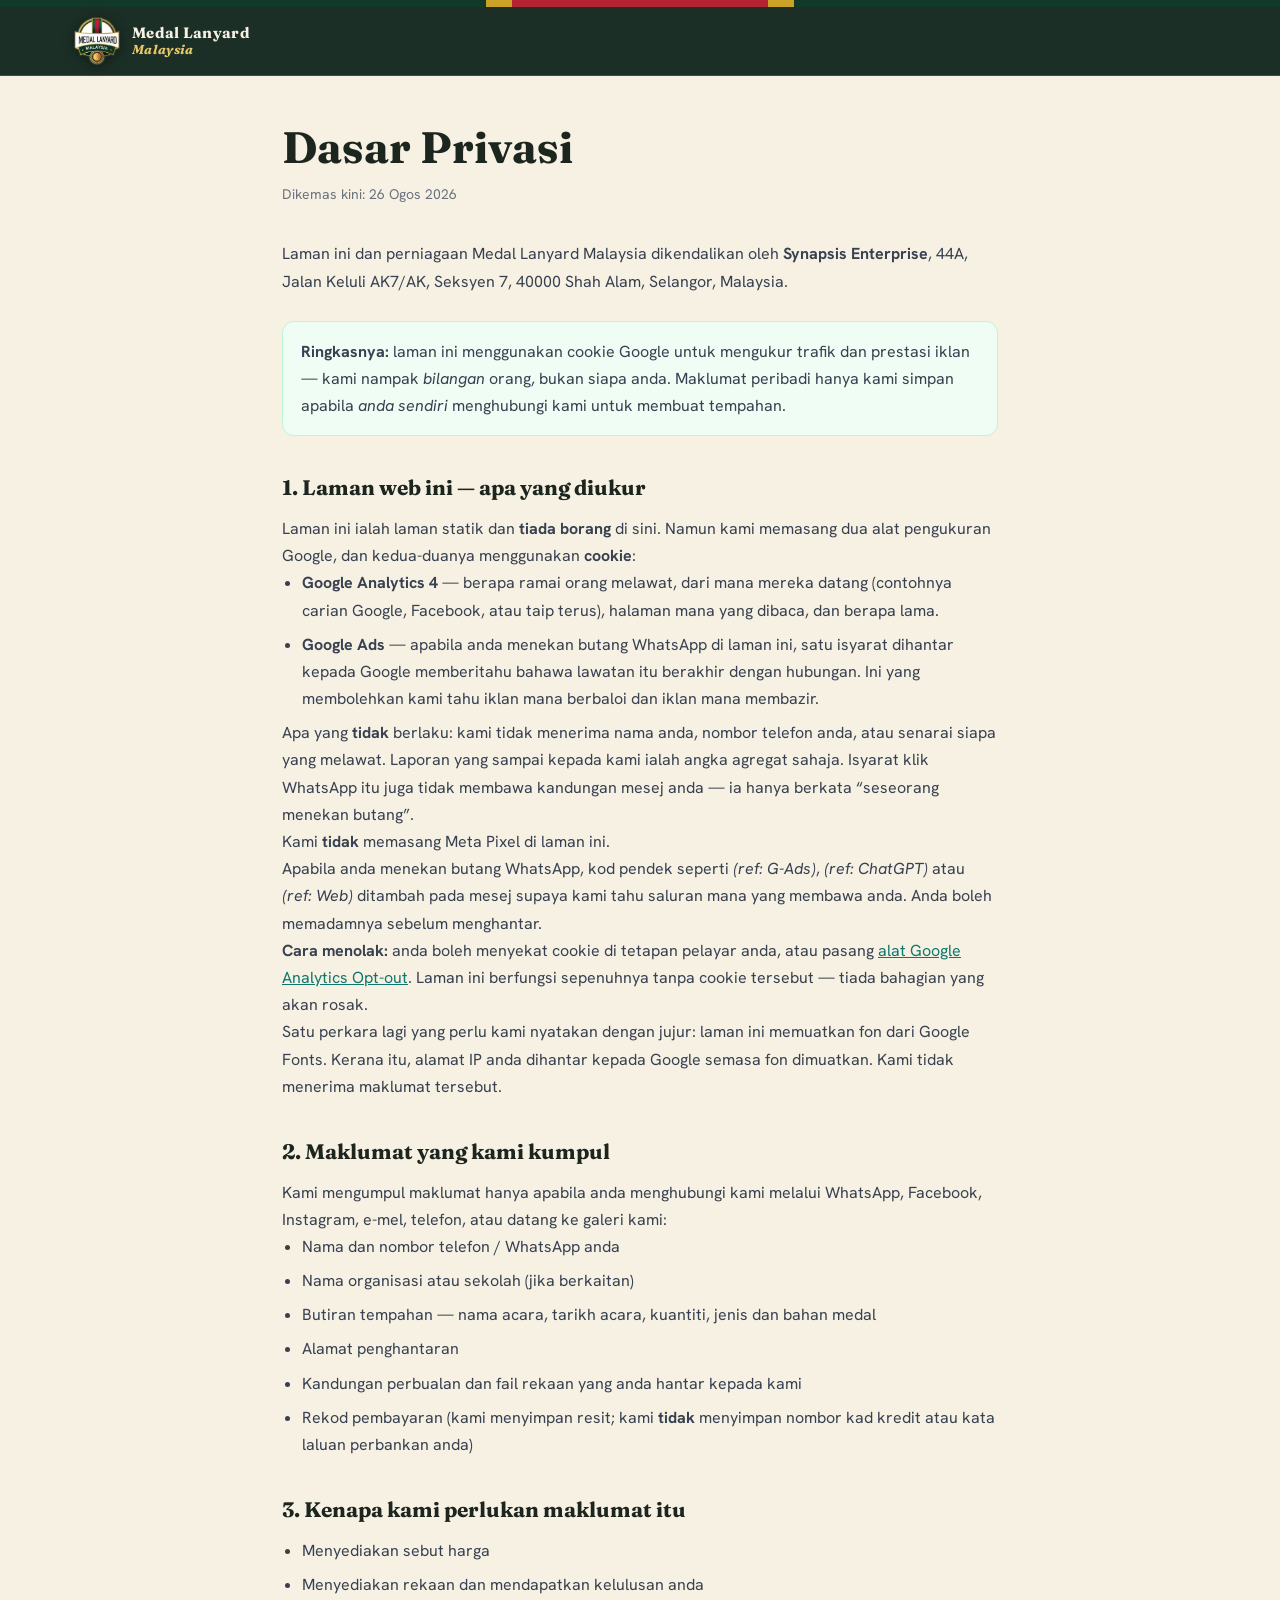
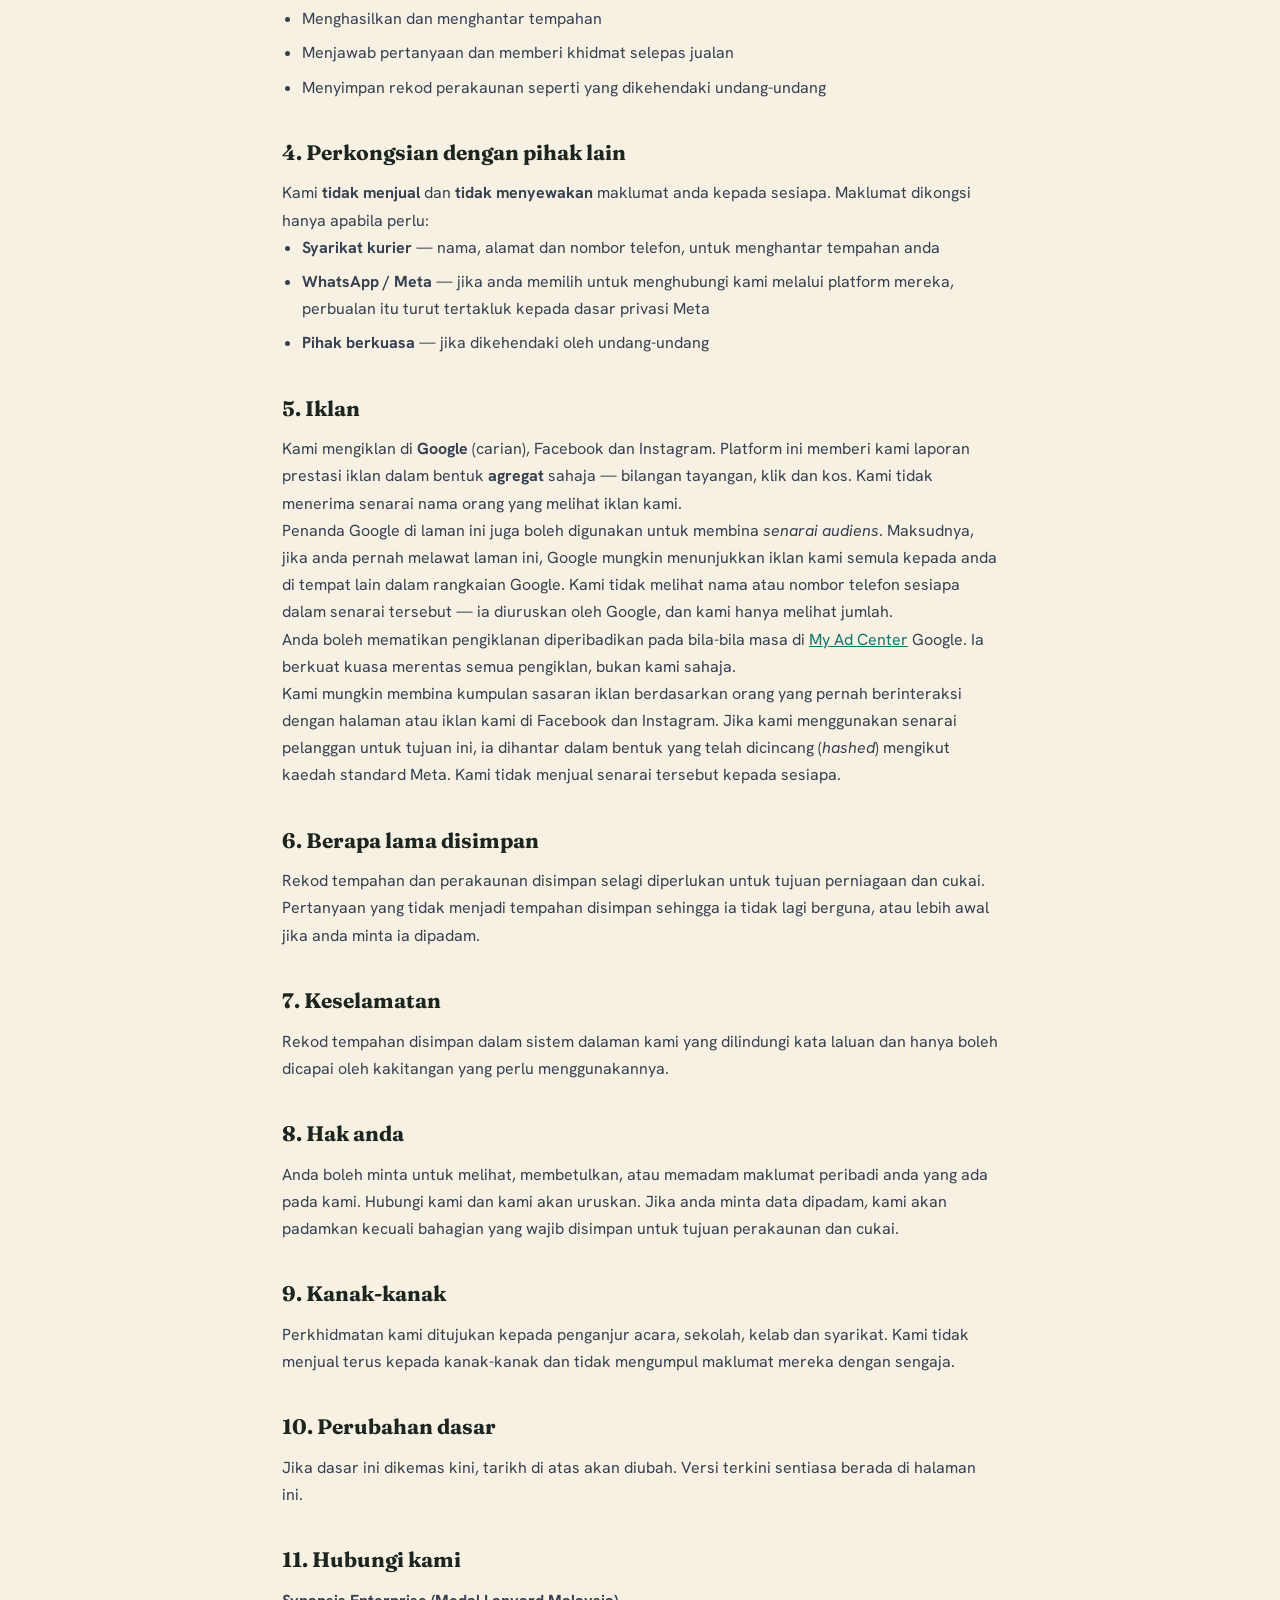
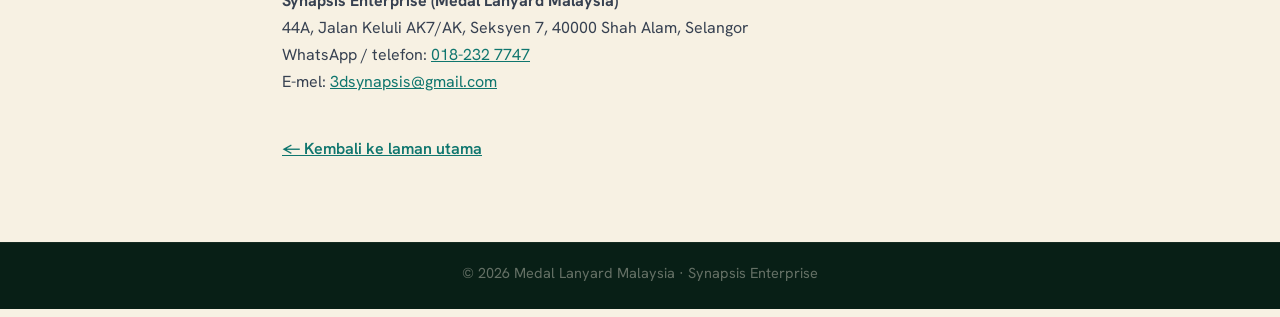
<file: privasi.html>
<!DOCTYPE html>
<html lang="ms">
<head>
<meta charset="UTF-8">
<meta name="viewport" content="width=device-width, initial-scale=1.0">
<title>Dasar Privasi — Medal Lanyard Malaysia</title>
<meta name="description" content="Dasar privasi Medal Lanyard Malaysia (Synapsis Enterprise) — maklumat apa yang kami kumpul, kenapa, dan cara anda minta ia dipadam.">
<meta name="robots" content="index,follow">
<link rel="icon" type="image/png" href="assets/logo.png">
<link rel="preconnect" href="https://fonts.googleapis.com">
<link rel="preconnect" href="https://fonts.gstatic.com" crossorigin>
<link href="https://fonts.googleapis.com/css2?family=Fraunces:ital,opsz,wght@0,9..144,400..900&family=Hanken+Grotesk:ital,wght@0,400..800&display=swap" rel="stylesheet">
<link rel="stylesheet" href="css/style.css?v=2610051541">
<!-- Google tag (gtag.js) — Google Ads + Google Analytics 4 -->
<script async src="https://www.googletagmanager.com/gtag/js?id=AW-939345913"></script>
<script>
  window.dataLayer = window.dataLayer || [];
  function gtag(){dataLayer.push(arguments);}
  gtag('js', new Date());
  gtag('config', 'AW-939345913');   /* Google Ads — conversion klik WhatsApp */
  gtag('config', 'G-KM319D48QV');   /* GA4 — trafik & tingkah laku laman */
</script>
<style>
  .doc { max-width: 760px; margin: 0 auto; padding: 46px 22px 80px; }
  .doc h1 { font-family: Fraunces, Georgia, serif; font-size: clamp(30px, 5vw, 44px);
            line-height: 1.15; margin: 0 0 10px; }
  .doc .kemas { color: #6b7280; font-size: 14px; margin: 0 0 34px; }
  .doc h2 { font-family: Fraunces, Georgia, serif; font-size: 21px;
            margin: 34px 0 10px; }
  .doc p, .doc li { line-height: 1.7; color: #374151; }
  .doc ul { padding-left: 20px; }
  .doc li { margin-bottom: 7px; }
  .doc a { color: #0f766e; }
  .doc .kotak { background: #f0fdf4; border: 1px solid #bbf7d0; border-radius: 12px;
                padding: 16px 18px; margin: 26px 0; }
  .doc .balik { display: inline-block; margin-top: 40px; font-weight: 600; }
</style>
</head>
<body>

<div class="riben-atas" aria-hidden="true"></div>

<header class="topbar">
  <div class="wrap topbar-in">
    <a class="jenama" href="index.html">
      <img src="assets/logo.png" alt="Logo Medal Lanyard Malaysia" width="46" height="48">
      <span class="jenama-teks">Medal Lanyard<br><em>Malaysia</em></span>
    </a>
  </div>
</header>

<main class="doc">
  <h1>Dasar Privasi</h1>
  <p class="kemas">Dikemas kini: 26 Ogos 2026</p>

  <p>Laman ini dan perniagaan Medal Lanyard Malaysia dikendalikan oleh
     <strong>Synapsis Enterprise</strong>, 44A, Jalan Keluli AK7/AK, Seksyen 7,
     40000 Shah Alam, Selangor, Malaysia.</p>

  <div class="kotak">
    <p style="margin:0"><strong>Ringkasnya:</strong> laman ini menggunakan cookie
    Google untuk mengukur trafik dan prestasi iklan &mdash; kami nampak
    <em>bilangan</em> orang, bukan siapa anda. Maklumat peribadi hanya kami simpan
    apabila <em>anda sendiri</em> menghubungi kami untuk membuat tempahan.</p>
  </div>

  <h2>1. Laman web ini &mdash; apa yang diukur</h2>
  <p>Laman ini ialah laman statik dan <strong>tiada borang</strong> di sini. Namun
     kami memasang dua alat pengukuran Google, dan kedua-duanya menggunakan
     <strong>cookie</strong>:</p>
  <ul>
    <li><strong>Google Analytics 4</strong> &mdash; berapa ramai orang melawat, dari
        mana mereka datang (contohnya carian Google, Facebook, atau taip terus),
        halaman mana yang dibaca, dan berapa lama.</li>
    <li><strong>Google Ads</strong> &mdash; apabila anda menekan butang WhatsApp di
        laman ini, satu isyarat dihantar kepada Google memberitahu bahawa lawatan
        itu berakhir dengan hubungan. Ini yang membolehkan kami tahu iklan mana
        berbaloi dan iklan mana membazir.</li>
  </ul>
  <p>Apa yang <strong>tidak</strong> berlaku: kami tidak menerima nama anda, nombor
     telefon anda, atau senarai siapa yang melawat. Laporan yang sampai kepada kami
     ialah angka agregat sahaja. Isyarat klik WhatsApp itu juga tidak membawa
     kandungan mesej anda &mdash; ia hanya berkata &ldquo;seseorang menekan
     butang&rdquo;.</p>
  <p>Kami <strong>tidak</strong> memasang Meta Pixel di laman ini.</p>
  <p>Apabila anda menekan butang WhatsApp, kod pendek seperti <em>(ref: G-Ads)</em>,
     <em>(ref: ChatGPT)</em> atau <em>(ref: Web)</em> ditambah pada mesej supaya kami
     tahu saluran mana yang membawa anda. Anda boleh memadamnya sebelum menghantar.</p>
  <p><strong>Cara menolak:</strong> anda boleh menyekat cookie di tetapan pelayar
     anda, atau pasang
     <a href="https://tools.google.com/dlpage/gaoptout" target="_blank" rel="noopener">alat
     Google Analytics Opt-out</a>. Laman ini berfungsi sepenuhnya tanpa cookie
     tersebut &mdash; tiada bahagian yang akan rosak.</p>
  <p>Satu perkara lagi yang perlu kami nyatakan dengan jujur: laman ini memuatkan
     fon dari Google Fonts. Kerana itu, alamat IP anda dihantar kepada Google
     semasa fon dimuatkan. Kami tidak menerima maklumat tersebut.</p>

  <h2>2. Maklumat yang kami kumpul</h2>
  <p>Kami mengumpul maklumat hanya apabila anda menghubungi kami melalui WhatsApp,
     Facebook, Instagram, e-mel, telefon, atau datang ke galeri kami:</p>
  <ul>
    <li>Nama dan nombor telefon / WhatsApp anda</li>
    <li>Nama organisasi atau sekolah (jika berkaitan)</li>
    <li>Butiran tempahan — nama acara, tarikh acara, kuantiti, jenis dan bahan medal</li>
    <li>Alamat penghantaran</li>
    <li>Kandungan perbualan dan fail rekaan yang anda hantar kepada kami</li>
    <li>Rekod pembayaran (kami menyimpan resit; kami <strong>tidak</strong> menyimpan
        nombor kad kredit atau kata laluan perbankan anda)</li>
  </ul>

  <h2>3. Kenapa kami perlukan maklumat itu</h2>
  <ul>
    <li>Menyediakan sebut harga</li>
    <li>Menyediakan rekaan dan mendapatkan kelulusan anda</li>
    <li>Menghasilkan dan menghantar tempahan</li>
    <li>Menjawab pertanyaan dan memberi khidmat selepas jualan</li>
    <li>Menyimpan rekod perakaunan seperti yang dikehendaki undang-undang</li>
  </ul>

  <h2>4. Perkongsian dengan pihak lain</h2>
  <p>Kami <strong>tidak menjual</strong> dan <strong>tidak menyewakan</strong>
     maklumat anda kepada sesiapa. Maklumat dikongsi hanya apabila perlu:</p>
  <ul>
    <li><strong>Syarikat kurier</strong> — nama, alamat dan nombor telefon, untuk
        menghantar tempahan anda</li>
    <li><strong>WhatsApp / Meta</strong> — jika anda memilih untuk menghubungi kami
        melalui platform mereka, perbualan itu turut tertakluk kepada dasar privasi
        Meta</li>
    <li><strong>Pihak berkuasa</strong> — jika dikehendaki oleh undang-undang</li>
  </ul>

  <h2>5. Iklan</h2>
  <p>Kami mengiklan di <strong>Google</strong> (carian), Facebook dan Instagram.
     Platform ini memberi kami laporan prestasi iklan dalam bentuk
     <strong>agregat</strong> sahaja — bilangan tayangan, klik dan
     kos. Kami tidak menerima senarai nama orang yang melihat iklan kami.</p>
  <p>Penanda Google di laman ini juga boleh digunakan untuk membina
     <em>senarai audiens</em>. Maksudnya, jika anda pernah melawat laman ini, Google
     mungkin menunjukkan iklan kami semula kepada anda di tempat lain dalam rangkaian
     Google. Kami tidak melihat nama atau nombor telefon sesiapa dalam senarai
     tersebut &mdash; ia diuruskan oleh Google, dan kami hanya melihat jumlah.</p>
  <p>Anda boleh mematikan pengiklanan diperibadikan pada bila-bila masa di
     <a href="https://myadcenter.google.com/" target="_blank" rel="noopener">My Ad
     Center</a> Google. Ia berkuat kuasa merentas semua pengiklan, bukan kami
     sahaja.</p>
  <p>Kami mungkin membina kumpulan sasaran iklan berdasarkan orang yang pernah
     berinteraksi dengan halaman atau iklan kami di Facebook dan Instagram. Jika kami menggunakan senarai
     pelanggan untuk tujuan ini, ia dihantar dalam bentuk yang telah dicincang
     (<em>hashed</em>) mengikut kaedah standard Meta. Kami tidak menjual senarai
     tersebut kepada sesiapa.</p>

  <h2>6. Berapa lama disimpan</h2>
  <p>Rekod tempahan dan perakaunan disimpan selagi diperlukan untuk tujuan
     perniagaan dan cukai. Pertanyaan yang tidak menjadi tempahan disimpan sehingga
     ia tidak lagi berguna, atau lebih awal jika anda minta ia dipadam.</p>

  <h2>7. Keselamatan</h2>
  <p>Rekod tempahan disimpan dalam sistem dalaman kami yang dilindungi kata laluan
     dan hanya boleh dicapai oleh kakitangan yang perlu menggunakannya.</p>

  <h2>8. Hak anda</h2>
  <p>Anda boleh minta untuk melihat, membetulkan, atau memadam maklumat peribadi
     anda yang ada pada kami. Hubungi kami dan kami akan uruskan. Jika anda minta
     data dipadam, kami akan padamkan kecuali bahagian yang wajib disimpan untuk
     tujuan perakaunan dan cukai.</p>

  <h2>9. Kanak-kanak</h2>
  <p>Perkhidmatan kami ditujukan kepada penganjur acara, sekolah, kelab dan syarikat.
     Kami tidak menjual terus kepada kanak-kanak dan tidak mengumpul maklumat mereka
     dengan sengaja.</p>

  <h2>10. Perubahan dasar</h2>
  <p>Jika dasar ini dikemas kini, tarikh di atas akan diubah. Versi terkini
     sentiasa berada di halaman ini.</p>

  <h2>11. Hubungi kami</h2>
  <p>
    <strong>Synapsis Enterprise (Medal Lanyard Malaysia)</strong><br>
    44A, Jalan Keluli AK7/AK, Seksyen 7, 40000 Shah Alam, Selangor<br>
    WhatsApp / telefon:
    <a href="https://wa.me/60182327747" target="_blank" rel="noopener">018-232 7747</a><br>
    E-mel: <a href="mailto:3dsynapsis@gmail.com">3dsynapsis@gmail.com</a>
  </p>

  <a class="balik" href="index.html">← Kembali ke laman utama</a>
</main>

<footer class="kaki">
  <p class="kaki-cc">© 2026 Medal Lanyard Malaysia · Synapsis Enterprise</p>
</footer>

</body>
</html>
</file>
<file: css/style.css>
/* ═══════════════════════════════════════════════════════════════
   Medal Lanyard Malaysia — "Dewan Kejohanan"
   Palet dari logo: emerald gelap · emas · krim · merah riben
   Font: Fraunces (display) + Hanken Grotesk (badan)
   ═══════════════════════════════════════════════════════════════ */

:root {
  --emerald-9: #081f16;
  --emerald-8: #0c2a1e;
  --emerald-7: #113828;
  --emerald-6: #1a4a35;
  --emas-1: #f3e3ab;
  --emas-2: #e8c96a;
  --emas-3: #c9a227;
  --emas-4: #9a7a1a;
  --krim: #f7f1e3;
  --krim-2: #efe6d0;
  --merah: #b32432;
  --dakwat: #1d251f;
  --dakwat-2: #4c584f;
  --wa: #1faa53;
  --wa-gelap: #128C7E;
  --font-d: "Fraunces", Georgia, serif;
  --font-b: "Hanken Grotesk", "Segoe UI", Arial, sans-serif;
  --bayang: 0 22px 50px -18px rgba(8, 31, 22, .45);
}

* { margin: 0; padding: 0; box-sizing: border-box; }
html { scroll-behavior: smooth; }
body {
  font-family: var(--font-b);
  color: var(--dakwat);
  background: var(--krim);
  line-height: 1.65;
  -webkit-font-smoothing: antialiased;
  overflow-x: hidden;
}
img { max-width: 100%; display: block; }
a { color: inherit; }

.wrap { max-width: 1180px; margin: 0 auto; padding: 0 24px; }
.wrap-sempit { max-width: 780px; }
.tengah { text-align: center; }

/* ── Jalur riben logo (hijau-merah-hijau) ── */
.riben-atas {
  height: 7px;
  background: linear-gradient(90deg,
    var(--emerald-7) 0 38%, var(--emas-3) 38% 40%,
    var(--merah) 40% 60%, var(--emas-3) 60% 62%,
    var(--emerald-7) 62% 100%);
}

/* ═══ TOPBAR ═══ */
.topbar {
  position: sticky; top: 0; z-index: 60;
  background: rgba(8, 31, 22, .92);
  backdrop-filter: blur(10px);
  border-bottom: 1px solid rgba(201, 162, 39, .25);
}
.topbar-in { display: flex; align-items: center; gap: 28px; padding: 10px 24px; }
.jenama { display: flex; align-items: center; gap: 12px; text-decoration: none; }
.jenama img { filter: drop-shadow(0 2px 6px rgba(0,0,0,.4)); }
.jenama-teks {
  font-family: var(--font-d); font-weight: 700; font-size: 15px;
  line-height: 1.1; color: var(--krim); letter-spacing: .02em;
}
.jenama-teks em { font-style: italic; color: var(--emas-2); font-size: 13px; }
.nav-utama { display: flex; gap: 26px; margin-left: auto; }
.nav-utama a {
  color: var(--krim); text-decoration: none; font-size: 14.5px; font-weight: 600;
  letter-spacing: .03em; opacity: .85; transition: .2s;
  padding: 4px 0; border-bottom: 2px solid transparent;
}
.nav-utama a:hover { opacity: 1; border-bottom-color: var(--emas-2); }

/* ═══ BUTANG ═══ */
.btn {
  display: inline-flex; align-items: center; gap: 10px;
  font-family: var(--font-b); font-weight: 700; font-size: 16px;
  padding: 15px 28px; border-radius: 999px; text-decoration: none;
  transition: transform .18s, box-shadow .18s, background .18s;
  border: none; cursor: pointer; letter-spacing: .01em;
}
.btn:hover { transform: translateY(-2px); }
.btn-kecil { padding: 9px 18px; font-size: 14px; }
.btn-wa {
  background: var(--wa); color: #fff;
  box-shadow: 0 10px 24px -8px rgba(31, 170, 83, .55);
}
.btn-wa:hover { background: #1c9a4b; box-shadow: 0 14px 30px -8px rgba(31,170,83,.65); }
.ikon-wa { width: 21px; height: 21px; fill: currentColor; flex: none; }
.btn-garis {
  background: transparent; color: var(--krim);
  border: 1.5px solid rgba(247, 241, 227, .5);
}
.btn-garis:hover { border-color: var(--emas-2); color: var(--emas-1); }
.btn-emas {
  background: linear-gradient(135deg, var(--emas-2), var(--emas-3) 60%, var(--emas-4));
  color: var(--emerald-9);
  box-shadow: 0 10px 24px -8px rgba(201, 162, 39, .6);
}
.btn-emas:hover { box-shadow: 0 14px 32px -8px rgba(201, 162, 39, .75); }
.btn-garis-emas {
  background: transparent; color: var(--emas-1);
  border: 1.5px solid rgba(232, 201, 106, .55);
}
.btn-garis-emas:hover { border-color: var(--emas-2); background: rgba(232,201,106,.08); }

/* ═══ TIPOGRAFI SEKSYEN ═══ */
.eyebrow {
  font-size: 12.5px; font-weight: 800; letter-spacing: .22em;
  text-transform: uppercase; color: var(--emerald-6); margin-bottom: 14px;
}
.emas-teks { color: var(--emas-2); }
.tajuk-seksyen {
  font-family: var(--font-d); font-weight: 650;
  font-size: clamp(30px, 4.4vw, 46px); line-height: 1.12;
  letter-spacing: -.01em; margin-bottom: 18px;
  font-variation-settings: "opsz" 90;
}
.tajuk-seksyen em { font-style: italic; }
.putih { color: var(--krim); }
.emas {
  background: linear-gradient(100deg, var(--emas-1), var(--emas-2) 45%, var(--emas-3));
  -webkit-background-clip: text; background-clip: text; color: transparent;
}
.sub-seksyen {
  font-size: 17.5px; color: var(--dakwat-2);
  max-width: 640px; margin: 0 auto 40px;
}
.gelap .sub-seksyen { color: rgba(247, 241, 227, .72); }

.seksyen { padding: 96px 0; position: relative; }
.krim { background: var(--krim); }
.krim:nth-of-type(odd) { background: var(--krim); }
.gelap {
  background:
    radial-gradient(1100px 500px at 80% -10%, rgba(26, 74, 53, .55), transparent 60%),
    radial-gradient(900px 600px at 8% 110%, rgba(201, 162, 39, .10), transparent 55%),
    var(--emerald-9);
  color: var(--krim);
}
/* butiran halus atas seksyen gelap */
.gelap::before {
  content: ""; position: absolute; inset: 0; pointer-events: none; opacity: .5;
  background-image: radial-gradient(rgba(232, 201, 106, .07) 1px, transparent 1.4px);
  background-size: 26px 26px;
  mask-image: linear-gradient(180deg, transparent, #000 18%, #000 82%, transparent);
}
.gelap .wrap { position: relative; }

/* ═══ HERO ═══ */
.hero {
  position: relative; overflow: hidden;
  background:
    radial-gradient(1200px 640px at 75% 0%, rgba(26, 74, 53, .8), transparent 62%),
    radial-gradient(800px 500px at -5% 90%, rgba(179, 36, 50, .14), transparent 55%),
    linear-gradient(175deg, var(--emerald-8), var(--emerald-9) 70%);
  color: var(--krim);
  padding: 84px 0 96px;
}
.hero-latar {
  position: absolute; inset: 0; pointer-events: none; opacity: .55;
  background-image: radial-gradient(rgba(232, 201, 106, .09) 1px, transparent 1.4px);
  background-size: 28px 28px;
  mask-image: radial-gradient(900px 600px at 30% 40%, #000, transparent 75%);
}
.hero-grid {
  position: relative; display: grid;
  grid-template-columns: 1.15fr .85fr; gap: 56px; align-items: center;
}
.hero .eyebrow { color: var(--emas-2); }
.hero h1 {
  font-family: var(--font-d); font-weight: 620;
  font-size: clamp(34px, 5vw, 58px); line-height: 1.08;
  letter-spacing: -.015em; margin-bottom: 22px;
  font-variation-settings: "opsz" 120;
}
.hero-sub {
  font-size: 18.5px; color: rgba(247, 241, 227, .78);
  max-width: 520px; margin-bottom: 34px;
}
.hero-cta { display: flex; flex-wrap: wrap; gap: 14px; margin-bottom: 34px; }
.hero-chip { display: flex; flex-wrap: wrap; gap: 10px 22px; list-style: none; }
.hero-chip li {
  font-size: 14.5px; font-weight: 650; color: var(--emas-1);
  letter-spacing: .02em;
}
/* Emoji bendera 🇲🇾 dipapar sebagai teks "MY" di Windows — guna SVG sendiri. */
.bendera {
  width: 22px; height: auto; display: inline-block; vertical-align: -3px;
  border-radius: 2.5px; box-shadow: 0 0 0 1px rgba(0, 0, 0, .18);
}
.bendera-besar { width: 44px; vertical-align: baseline; border-radius: 4px; }
.hero-foto { position: relative; }
.hero-foto .hero-utama {
  border-radius: 18px;
  border: 1px solid rgba(232, 201, 106, .35);
  box-shadow: 0 34px 70px -24px rgba(0, 0, 0, .65);
  transform: rotate(1.4deg);
  height: auto;
}
.hero-lencana {
  position: absolute; top: -14px; right: -14px;
  width: 108px; height: auto; z-index: 2;
  filter: drop-shadow(0 8px 20px rgba(0,0,0,.5));
  transform: rotate(-6deg);
}
.hero-foto figcaption {
  margin-top: 14px; font-size: 13.5px; text-align: center;
  color: rgba(247, 241, 227, .55); font-style: italic;
  font-family: var(--font-d);
}

/* animasi masuk hero */
.muncul { opacity: 0; transform: translateY(22px); animation: naik .8s cubic-bezier(.2,.7,.2,1) forwards; }
.t1 { animation-delay: .08s; } .t2 { animation-delay: .18s; }
.t3 { animation-delay: .3s; }  .t4 { animation-delay: .42s; }
@keyframes naik { to { opacity: 1; transform: none; } }

/* reveal semasa skrol */
.reveal { opacity: 0; transform: translateY(26px); transition: opacity .7s ease, transform .7s cubic-bezier(.2,.7,.2,1); }
.reveal.in { opacity: 1; transform: none; }

/* ═══ KAD KENAPA ═══ */
.kad-grid {
  display: grid; grid-template-columns: repeat(4, 1fr); gap: 22px; margin-top: 46px;
}
.kad {
  background: #fffdf7; border-radius: 16px; padding: 30px 26px 28px;
  border: 1px solid rgba(201, 162, 39, .3);
  border-top: 4px solid var(--emas-3);
  box-shadow: 0 14px 34px -20px rgba(8, 31, 22, .35);
  position: relative; transition: transform .22s, box-shadow .22s;
}
.kad:hover { transform: translateY(-6px); box-shadow: var(--bayang); }
.kad-no {
  position: absolute; top: 16px; right: 20px;
  font-family: var(--font-d); font-style: italic; font-size: 30px;
  color: rgba(201, 162, 39, .35); font-weight: 600;
}
.kad-ikon { font-size: 34px; margin-bottom: 14px; }
.kad h3 {
  font-family: var(--font-d); font-size: 20.5px; font-weight: 680;
  line-height: 1.25; margin-bottom: 10px; color: var(--emerald-8);
}
.kad p { font-size: 15px; color: var(--dakwat-2); }
/* kad berselang naik-turun sikit — elak grid nampak kaku */
@media (min-width: 981px) {
  .kad:nth-child(even) { transform: translateY(16px); }
  .kad:nth-child(even):hover { transform: translateY(10px); }
}

/* ═══ BANDING (jadual VS — design mockup Boss 20/08/2026) ═══ */
.banding2 {
  position: relative; margin-top: 52px;
  background: linear-gradient(175deg, #0a2016, #06160f 70%);
  border: 1px solid rgba(232, 201, 106, .26);
  border-radius: 20px;
  padding: 6px 30px 28px 26px;
  box-shadow: 0 30px 70px -28px rgba(0, 0, 0, .65);
}
.b2-baris {
  display: grid; grid-template-columns: 172px 1fr 1.08fr;
  column-gap: 20px; align-items: stretch;
}
.b2-label {
  display: flex; align-items: center; gap: 13px;
  color: var(--krim); font-size: 12.5px; font-weight: 800;
  letter-spacing: .14em; text-transform: uppercase;
  padding: 15px 0;
}
.b2-ikon {
  flex: none; width: 42px; height: 42px; border-radius: 11px;
  background: rgba(247, 241, 227, .06);
  border: 1px solid rgba(247, 241, 227, .13);
  display: grid; place-items: center; font-size: 20px;
}
.b2-import {
  display: flex; align-items: center; gap: 13px;
  color: rgba(247, 241, 227, .72); font-size: 15.5px;
  padding: 15px 10px;
}
.b2-kami {
  display: flex; align-items: center; gap: 13px;
  background: linear-gradient(160deg, #fffdf7, var(--krim-2));
  color: var(--dakwat); font-size: 15.5px; font-weight: 600;
  padding: 15px 20px;
}
.b2-kami strong { color: var(--emerald-7); }
.b2-baris p { margin: 0; }
/* garis pemisah antara baris data */
.b2-baris + .b2-baris .b2-label,
.b2-baris + .b2-baris .b2-import {
  border-top: 1px dashed rgba(247, 241, 227, .13);
}
.b2-baris + .b2-baris:not(:nth-child(3)) .b2-kami {
  border-top: 1px solid rgba(201, 162, 39, .35);
}
/* panel krim: bucu atas pada baris data pertama, bucu bawah pada terakhir */
.b2-head + .b2-baris .b2-kami { border-radius: 14px 14px 0 0; }
.banding2 .b2-baris:last-child .b2-kami { border-radius: 0 0 14px 14px; }

/* tanda ✕ / ✓ */
.tanda {
  flex: none; width: 27px; height: 27px; border-radius: 50%;
  display: grid; place-items: center; font-size: 13px; font-weight: 800;
}
.tanda-x { border: 1.7px solid #b8544b; color: #d97d74; }
.tanda-ok { border: 1.7px solid #1e9a4e; color: #14803d; }

/* baris kepala */
.b2-head .b2-import, .b2-head .b2-kami {
  background: none; border: none; justify-content: center;
  padding: 22px 10px 18px;
}
.b2-head h3 {
  margin: 0; font-family: var(--font-b); font-size: 16.5px; font-weight: 800;
  letter-spacing: .12em; text-transform: uppercase; text-align: center;
}
.b2-head .b2-import h3 { color: rgba(247, 241, 227, .85); }
.b2-head .b2-kami h3 { color: var(--emas-2); }
.b2-kami-head { position: relative; }
.b2-vs {
  position: absolute; left: 0; top: 50%;
  transform: translate(calc(-50% - 10px), -50%);
  width: 48px; height: 48px; border-radius: 50%;
  display: grid; place-items: center;
  font-family: var(--font-d); font-style: italic; font-weight: 700;
  font-size: 17px; color: var(--emerald-9);
  background: linear-gradient(150deg, var(--emas-1), var(--emas-2) 55%, var(--emas-3));
  box-shadow: 0 0 0 5px rgba(201, 162, 39, .18),
              0 10px 22px -8px rgba(0, 0, 0, .6);
}

/* riben penanda buku "PILIHAN BIJAK" */
.b2-pita {
  position: absolute; top: -13px; right: 34px; z-index: 2;
  width: 92px; padding: 14px 8px 26px;
  background: linear-gradient(165deg, var(--emas-1), var(--emas-2) 50%, var(--emas-3));
  color: var(--emerald-9);
  font-size: 12.5px; font-weight: 800; letter-spacing: .1em;
  text-align: center; line-height: 1.35;
  clip-path: polygon(0 0, 100% 0, 100% 100%, 50% 84%, 0 100%);
  filter: drop-shadow(0 10px 18px rgba(0, 0, 0, .45));
}
.b2-pita span { display: block; font-size: 16px; margin-top: 5px; color: var(--merah); }

.banding-cta { margin-top: 34px; }

/* ═══ GALERI ═══ */
.tapis {
  display: flex; flex-wrap: wrap; justify-content: center; gap: 10px;
  margin-bottom: 38px;
}
.pil {
  font-family: var(--font-b); font-size: 13.5px; font-weight: 700;
  padding: 8px 18px; border-radius: 999px; cursor: pointer;
  background: transparent; color: var(--emerald-7);
  border: 1.5px solid rgba(17, 56, 40, .3);
  transition: .2s; letter-spacing: .02em;
}
.pil:hover { border-color: var(--emerald-7); }
.pil.aktif {
  background: var(--emerald-8); color: var(--emas-1);
  border-color: var(--emerald-8);
  box-shadow: 0 8px 18px -8px rgba(8, 31, 22, .5);
}
.galeri-grid { columns: 4 240px; column-gap: 18px; }
.galeri-grid figure {
  break-inside: avoid; margin: 0 0 18px; position: relative;
  border-radius: 14px; overflow: hidden; cursor: zoom-in;
  border: 1px solid rgba(201, 162, 39, .35);
  box-shadow: 0 12px 28px -16px rgba(8, 31, 22, .4);
  background: #fffdf7;
}
.galeri-grid img { width: 100%; height: auto; transition: transform .35s; }
.galeri-grid figure:hover img { transform: scale(1.04); }
.galeri-grid figcaption {
  position: absolute; inset: auto 0 0 0; padding: 26px 14px 11px;
  background: linear-gradient(transparent, rgba(8, 31, 22, .85));
  color: var(--krim); font-size: 13px; font-weight: 650; letter-spacing: .02em;
  opacity: 0; transform: translateY(8px); transition: .28s;
}
.galeri-grid figure:hover figcaption { opacity: 1; transform: none; }
.galeri-grid figure.sorok { display: none; }
.pil small { font-size: 11px; font-weight: 600; opacity: .65; }
.galeri-lagi { margin-top: 26px; }
.btn-hijau {
  background: var(--emerald-8); color: var(--emas-1);
  box-shadow: 0 10px 24px -10px rgba(8, 31, 22, .55);
}
.btn-hijau:hover { background: var(--emerald-7); }
.galeri-nota {
  text-align: center; margin-top: 30px; font-size: 15.5px; color: var(--dakwat-2);
}
.galeri-nota a { color: var(--emerald-7); font-weight: 700; }

/* ═══ HARGA ═══ */
.harga-grid {
  display: grid; grid-template-columns: 1fr 1fr; gap: 60px;
  margin-top: 40px; align-items: center;
}
.harga-utama { display: flex; flex-direction: column; margin-bottom: 20px; }
.harga-label {
  font-size: 13px; font-weight: 800; letter-spacing: .2em;
  text-transform: uppercase; color: var(--emas-2); margin-bottom: 6px;
}
.harga-nombor {
  font-family: var(--font-d); font-weight: 560; font-size: 30px;
  color: var(--krim); line-height: 1;
  font-variation-settings: "opsz" 120;
}
.harga-nombor strong {
  font-size: clamp(64px, 8vw, 92px); font-weight: 680;
  background: linear-gradient(160deg, var(--emas-1) 10%, var(--emas-2) 45%, var(--emas-3) 80%);
  -webkit-background-clip: text; background-clip: text; color: transparent;
  letter-spacing: -.02em;
}
.harga-unit { font-size: 15.5px; color: rgba(247, 241, 227, .65); margin-top: 8px; }
.harga-diskaun {
  display: inline-block; background: rgba(232, 201, 106, .12);
  border: 1px solid rgba(232, 201, 106, .4); border-radius: 12px;
  padding: 12px 18px; font-size: 15.5px; margin-bottom: 18px;
}
.harga-diskaun strong { color: var(--emas-2); }
.harga-nota { font-size: 15px; color: rgba(247, 241, 227, .65); max-width: 440px; margin-bottom: 26px; }
.pilihan-senarai { list-style: none; display: grid; gap: 14px; }
.pilihan-senarai li {
  display: flex; gap: 16px; align-items: center;
  background: rgba(247, 241, 227, .05);
  border: 1px solid rgba(247, 241, 227, .13);
  border-left: 3px solid var(--emas-3);
  border-radius: 12px; padding: 15px 20px;
  transition: background .2s, transform .2s;
}
.pilihan-senarai li:hover { background: rgba(247, 241, 227, .09); transform: translateX(6px); }
.pil-ikon { font-size: 26px; flex: none; }
.pilihan-senarai strong { display: block; font-size: 16.5px; color: var(--krim); }
.pilihan-senarai small { font-size: 13.5px; color: rgba(247, 241, 227, .58); }

/* ═══ PROSES ═══ */
.proses-senarai {
  list-style: none; max-width: 720px; margin: 46px auto 42px;
  position: relative;
}
.proses-senarai::before {
  content: ""; position: absolute; left: 27px; top: 20px; bottom: 30px;
  border-left: 2px dashed rgba(201, 162, 39, .55);
}
.proses-senarai li {
  display: flex; gap: 24px; padding: 0 0 34px; position: relative;
}
.langkah {
  flex: none; width: 56px; height: 56px; border-radius: 50%;
  display: grid; place-items: center;
  font-family: var(--font-d); font-weight: 700; font-size: 23px;
  background: linear-gradient(150deg, var(--emas-1), var(--emas-2) 55%, var(--emas-3));
  color: var(--emerald-9);
  border: 2px solid #fffdf7;
  box-shadow: 0 8px 20px -6px rgba(201, 162, 39, .6);
  position: relative; z-index: 1;
}
.proses-senarai h3 {
  font-family: var(--font-d); font-size: 20px; font-weight: 680;
  color: var(--emerald-8); margin: 6px 0 4px;
}
.proses-senarai p { font-size: 15.5px; color: var(--dakwat-2); }

/* ═══ LAWAT ═══ */
.lawat-grid {
  display: grid; grid-template-columns: 1.1fr .9fr; gap: 60px; align-items: center;
}
.alamat {
  font-style: normal; font-size: 16.5px; line-height: 1.75;
  border-left: 3px solid var(--emas-3);
  padding: 6px 0 6px 20px; margin: 26px 0 30px;
  color: rgba(247, 241, 227, .85);
}
.alamat strong { color: var(--emas-1); }
.lawat-cta { display: flex; flex-wrap: wrap; gap: 14px; }
.lawat-foto img {
  width: 100%; height: auto;   /* img ada atribut width/height — tanpa ini ia teregang */
  border-radius: 18px;
  border: 1px solid rgba(232, 201, 106, .35);
  box-shadow: 0 30px 60px -22px rgba(0, 0, 0, .6);
  transform: rotate(-1.6deg);
}
.lawat-foto figcaption {
  margin-top: 14px; text-align: center; font-size: 13.5px;
  color: rgba(247, 241, 227, .55); font-style: italic; font-family: var(--font-d);
}

/* ═══ FAQ ═══ */
.faq {
  background: #fffdf7; border: 1px solid rgba(201, 162, 39, .3);
  border-radius: 14px; margin-bottom: 14px; overflow: hidden;
  box-shadow: 0 10px 24px -18px rgba(8, 31, 22, .35);
}
.faq summary {
  cursor: pointer; list-style: none; padding: 19px 54px 19px 24px;
  font-family: var(--font-d); font-weight: 680; font-size: 18px;
  color: var(--emerald-8); position: relative; user-select: none;
}
.faq summary::-webkit-details-marker { display: none; }
.faq summary::after {
  content: "+"; position: absolute; right: 22px; top: 50%;
  transform: translateY(-50%);
  font-family: var(--font-b); font-weight: 400; font-size: 26px;
  color: var(--emas-3); transition: transform .25s;
}
.faq[open] summary::after { transform: translateY(-50%) rotate(45deg); }
.faq p { padding: 0 24px 20px; font-size: 15.5px; color: var(--dakwat-2); }
.faq a { color: var(--emerald-7); font-weight: 700; }
#faq .tajuk-seksyen { margin-bottom: 34px; }

/* ═══ FOOTER ═══ */
.kaki { background: var(--emerald-9); color: rgba(247, 241, 227, .7); }
.kaki-grid {
  display: grid; grid-template-columns: 1.3fr 1fr 1fr; gap: 40px;
  padding: 56px 24px 30px;
}
.kaki-jenama img { margin-bottom: 16px; }
.kaki-jenama p { font-size: 14.5px; max-width: 300px; }
.kaki-jenama strong { color: var(--krim); font-family: var(--font-d); font-size: 17px; }
.kaki h4 {
  font-size: 12px; font-weight: 800; letter-spacing: .2em;
  text-transform: uppercase; color: var(--emas-2); margin-bottom: 14px;
}
.kaki p { font-size: 14.5px; margin-bottom: 8px; }
.kaki a { color: rgba(247, 241, 227, .8); text-decoration: none; }
.kaki a:hover { color: var(--emas-1); }
.kaki-alamat { max-width: 260px; }
.kaki-cc {
  text-align: center; padding: 18px 24px 24px; font-size: 13px;
  border-top: 1px solid rgba(247, 241, 227, .1); opacity: .55;
}

/* ═══ WHATSAPP TERAPUNG ═══ */
.wa-terapung {
  position: fixed; right: 22px; bottom: 22px; z-index: 80;
  width: 62px; height: 62px; border-radius: 50%;
  background: var(--wa); display: grid; place-items: center;
  box-shadow: 0 14px 34px -8px rgba(31, 170, 83, .7);
  transition: transform .2s;
}
.wa-terapung:hover { transform: scale(1.08); }
.wa-terapung svg { width: 34px; height: 34px; fill: #fff; }
.wa-terapung::before {
  content: ""; position: absolute; inset: 0; border-radius: 50%;
  border: 2px solid var(--wa); animation: denyut 2s ease-out infinite;
}
@keyframes denyut {
  0% { transform: scale(1); opacity: .8; }
  100% { transform: scale(1.55); opacity: 0; }
}

/* ═══ LIGHTBOX ═══ */
/* `display:flex` mengalahkan gaya UA `[hidden]{display:none}` — kena
   nyatakan semula, kalau tidak lightbox menutup seluruh page dari mula. */
.kotak-cahaya[hidden] { display: none; }
.kotak-cahaya {
  position: fixed; inset: 0; z-index: 100;
  background: rgba(8, 31, 22, .94);
  display: flex; flex-direction: column; align-items: center;
  justify-content: center; padding: 30px; gap: 16px;
}
.kotak-cahaya img {
  max-width: min(92vw, 900px); max-height: 78vh; object-fit: contain;
  border-radius: 12px; box-shadow: 0 30px 80px rgba(0, 0, 0, .6);
}
.kotak-cahaya p { color: var(--krim); font-size: 15px; font-weight: 650; text-align: center; }
.kc-tutup {
  position: absolute; top: 20px; right: 26px;
  background: none; border: none; color: var(--krim);
  font-size: 30px; cursor: pointer; opacity: .7; transition: .2s;
}
.kc-tutup:hover { opacity: 1; transform: rotate(90deg); }

/* ═══ RESPONSIF ═══ */
@media (max-width: 980px) {
  .seksyen { padding: 68px 0; }
  .hero { padding: 56px 0 68px; }
  .hero-grid { grid-template-columns: 1fr; gap: 44px; }
  .hero-foto { max-width: 440px; margin: 0 auto; }
  .kad-grid { grid-template-columns: 1fr 1fr; }
  /* banding: label naik ke atas, import & kami bersebelahan di bawahnya */
  .banding2 { padding: 4px 16px 20px; }
  .b2-baris { grid-template-columns: 1fr 1.06fr; column-gap: 12px; }
  .b2-label { grid-column: 1 / -1; padding: 13px 0 9px; }
  .b2-ikon { width: 34px; height: 34px; font-size: 16px; border-radius: 9px; }
  .b2-import, .b2-kami { font-size: 14px; padding: 12px 8px; align-items: flex-start; }
  .b2-kami { padding: 12px 13px; }
  .b2-baris + .b2-baris .b2-import { border-top: none; }
  .b2-head .b2-import, .b2-head .b2-kami { padding: 16px 4px 10px; }
  .b2-head h3 { font-size: 12.5px; letter-spacing: .08em; }
  /* lajur sempit: badge VS bertindih atas teks header — sorok; riben
     dinaikkan supaya tergantung ATAS kotak, bukan menutup header */
  .b2-vs { display: none; }
  .b2-pita {
    top: -30px; right: 12px; width: 68px;
    font-size: 10.5px; padding: 9px 5px 19px;
  }
  .b2-pita span { font-size: 13px; margin-top: 3px; }
  .banding2 { margin-top: 64px; }
  /* panel krim terputus oleh baris label di mobile — jadikan kad berasingan */
  .b2-kami { border-radius: 12px !important; }
  .b2-baris + .b2-baris .b2-kami { border-top: none !important; }
  .tanda { width: 22px; height: 22px; font-size: 11px; }
  .harga-grid { grid-template-columns: 1fr; gap: 40px; }
  .lawat-grid { grid-template-columns: 1fr; gap: 40px; }
  .lawat-foto { max-width: 420px; margin: 0 auto; }
  .kaki-grid { grid-template-columns: 1fr 1fr; }
  .nav-utama { display: none; }
}
@media (max-width: 560px) {
  .kad-grid { grid-template-columns: 1fr; }
  .kad:nth-child(even) { transform: none; }
  .kaki-grid { grid-template-columns: 1fr; gap: 28px; }
  .hero-cta .btn { width: 100%; justify-content: center; }
  .hero-lencana { width: 76px; top: -10px; right: -6px; }
  .topbar-in { gap: 14px; }
  .jenama-teks { display: none; }
}

/* hormati pengguna yang matikan animasi */
@media (prefers-reduced-motion: reduce) {
  .muncul, .reveal { opacity: 1 !important; transform: none !important; animation: none !important; transition: none !important; }
  .wa-terapung::before { animation: none; }
  html { scroll-behavior: auto; }
}
</file>
